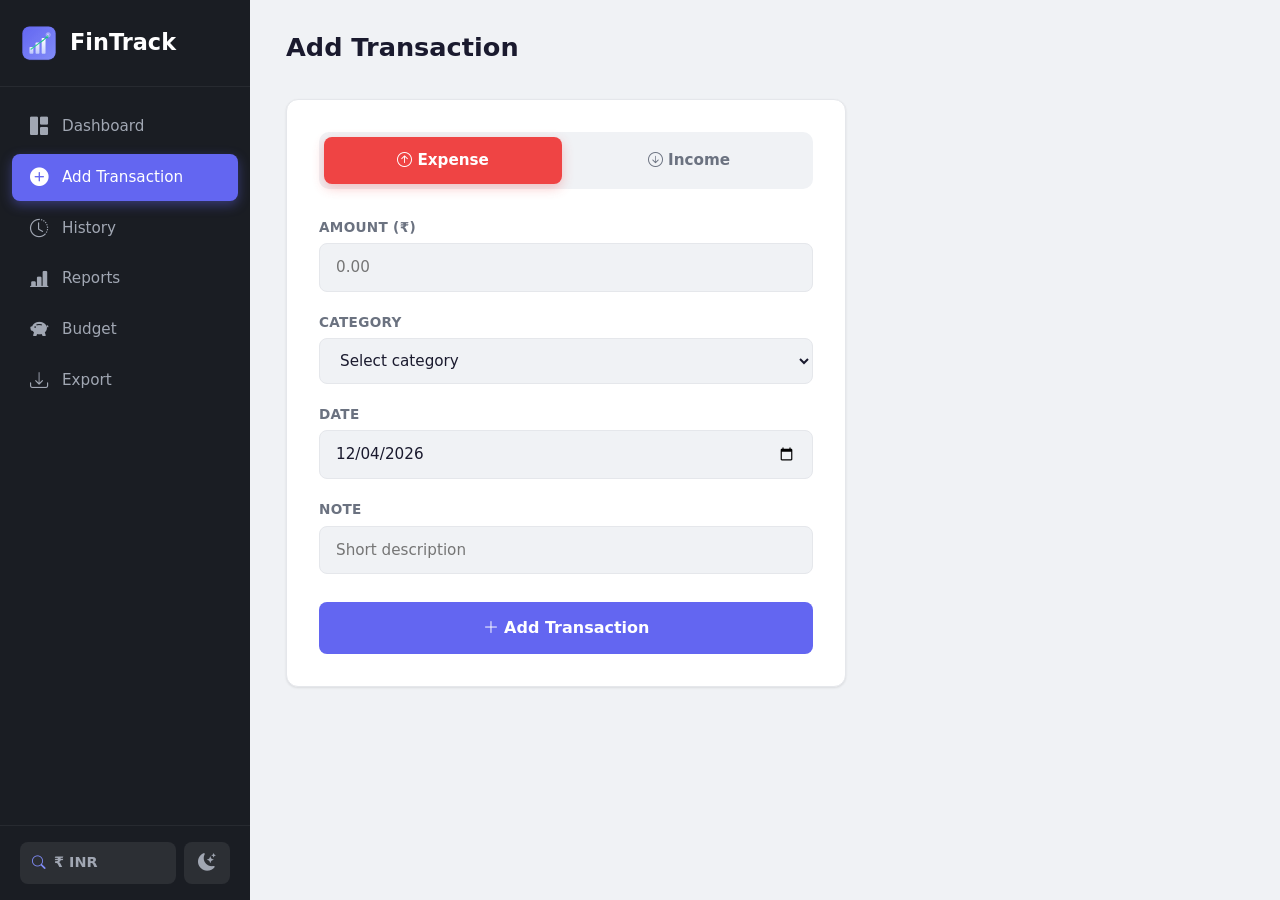
<file: add-expense.html>
<html lang="en">
<head>
    <meta charset="UTF-8">
    <meta name="viewport" content="width=device-width, initial-scale=1.0">
    <title>FinTrack — Add Transaction</title>
    <link href="https://cdn.jsdelivr.net/npm/bootstrap@5.3.2/dist/css/bootstrap.min.css" rel="stylesheet">
    <link rel="stylesheet" href="https://cdn.jsdelivr.net/npm/bootstrap-icons@1.11.2/font/bootstrap-icons.css">
    <link rel="icon" type="image/svg+xml" href="assets/logo.svg">
    <link rel="stylesheet" href="css/dashboard.css">
</head>
<body data-page="add-transaction">

    <!-- Sidebar -->
    <nav class="sidebar" id="sidebar">
        <div class="sidebar-brand">
            <img src="assets/logo.svg" alt="FinTrack" class="brand-logo">
            <span>FinTrack</span>
        </div>
        <ul class="sidebar-nav">
            <li><a href="index.html" class="nav-link"><i class="bi bi-grid-1x2-fill"></i><span>Dashboard</span></a></li>
            <li><a href="add-expense.html" class="nav-link active"><i class="bi bi-plus-circle-fill"></i><span>Add Transaction</span></a></li>
            <li><a href="history.html" class="nav-link"><i class="bi bi-clock-history"></i><span>History</span></a></li>
            <li><a href="reports.html" class="nav-link"><i class="bi bi-bar-chart-line-fill"></i><span>Reports</span></a></li>
            <li><a href="budget.html" class="nav-link"><i class="bi bi-piggy-bank-fill"></i><span>Budget</span></a></li>
            <li><a href="export.html" class="nav-link"><i class="bi bi-download"></i><span>Export</span></a></li>
        </ul>
        <div class="sidebar-footer">
            <div class="sidebar-footer-row">
                <button class="btn-currency" id="currencyBtn" title="Change currency">
                    <i class="bi bi-search"></i>
                    <span id="currencyBtnLabel">₹ INR</span>
                </button>
                <button class="btn-theme" id="themeToggle" title="Toggle theme">
                    <i class="bi bi-moon-stars-fill"></i>
                </button>
            </div>
            <div class="currency-popup" id="currencyPopup">
                <div class="currency-popup-search">
                    <i class="bi bi-search"></i>
                    <input type="text" id="currencySearchInput" placeholder="Search currency..." autocomplete="off">
                </div>
                <ul class="currency-list" id="currencyList"></ul>
            </div>
        </div>
    </nav>

    <!-- Mobile Top Bar -->
    <div class="mobile-topbar d-md-none">
        <button class="btn-menu" id="menuToggle"><i class="bi bi-list"></i></button>
        <span class="brand-text"><img src="assets/logo.svg" alt="FinTrack" class="brand-logo-sm"> FinTrack</span>
    </div>

    <!-- Main Content -->
    <main class="main-content" id="mainContent">
        <section id="add-transaction" class="content-section active">
            <div class="section-header">
                <h2>Add Transaction</h2>
            </div>
            <div class="form-card">
                <div class="tx-type-toggle">
                    <button class="tx-type-btn active" data-type="expense" id="btnExpense">
                        <i class="bi bi-arrow-up-circle"></i> Expense
                    </button>
                    <button class="tx-type-btn" data-type="income" id="btnIncome">
                        <i class="bi bi-arrow-down-circle"></i> Income
                    </button>
                </div>
                <form id="transactionForm" autocomplete="off">
                    <input type="hidden" id="txType" value="expense">
                    <div class="form-group">
                        <label for="txAmount" id="txAmountLabel">Amount</label>
                        <input type="number" id="txAmount" class="form-input" placeholder="0.00" min="1" required>
                    </div>
                    <div class="form-group">
                        <label for="txCategory">Category</label>
                        <select id="txCategory" class="form-input">
                            <option value="">Select category</option>
                        </select>
                            <input type="text" id="txCustomCategory" class="form-input" placeholder="Enter category name..." maxlength="30" style="display: none;">
                    </div>
                    <div class="form-group">
                        <label for="txDate">Date</label>
                        <input type="date" id="txDate" class="form-input" required>
                    </div>
                    <div class="form-group">
                        <label for="txNote">Note</label>
                        <input type="text" id="txNote" class="form-input" placeholder="Short description" maxlength="100">
                    </div>
                    <button type="submit" class="btn-submit" id="btnSubmitTx">
                        <i class="bi bi-plus-lg"></i> Add Transaction
                    </button>
                </form>
            </div>
        </section>
    </main>

    <div class="toast-container" id="toastContainer"></div>

    <script src="js/storage.js"></script>
    <script src="js/expense.js"></script>
    <script src="js/ui.js"></script>
    <script src="js/app.js"></script>
</body>
</html>
</file>
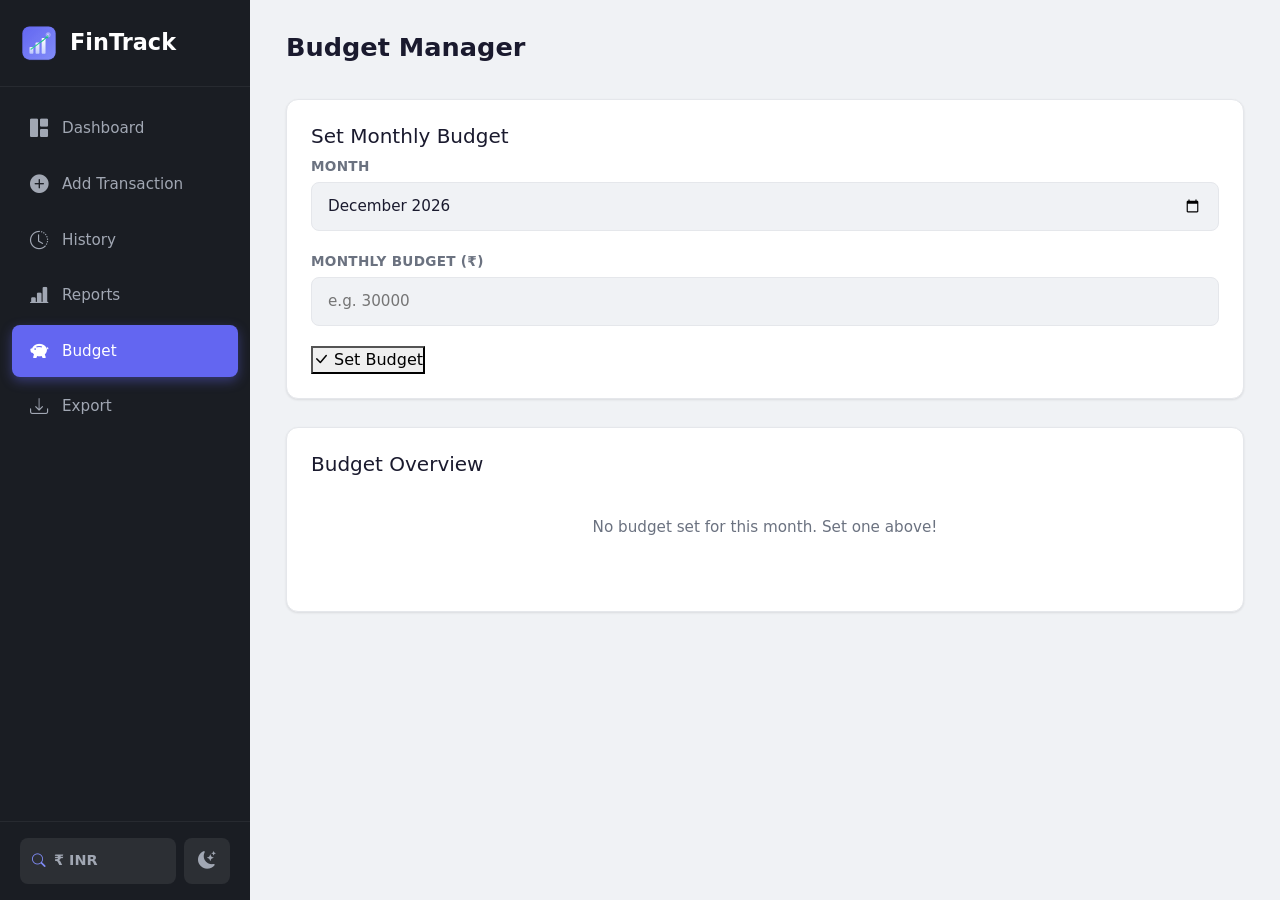
<file: budget.html>
<!DOCTYPE html>
<html lang="en">
<head>
    <meta charset="UTF-8">
    <meta name="viewport" content="width=device-width, initial-scale=1.0">
    <title>FinTrack — Budget</title>
    <link href="https://cdn.jsdelivr.net/npm/bootstrap@5.3.2/dist/css/bootstrap.min.css" rel="stylesheet">
    <link rel="stylesheet" href="https://cdn.jsdelivr.net/npm/bootstrap-icons@1.11.2/font/bootstrap-icons.css">
    <link rel="icon" type="image/svg+xml" href="assets/logo.svg">
    <link rel="stylesheet" href="css/dashboard.css">
</head>
<body data-page="budget">

    <!-- Sidebar -->
    <nav class="sidebar" id="sidebar">
        <div class="sidebar-brand">
            <img src="assets/logo.svg" alt="FinTrack" class="brand-logo">
            <span>FinTrack</span>
        </div>
        <ul class="sidebar-nav">
            <li><a href="index.html" class="nav-link"><i class="bi bi-grid-1x2-fill"></i><span>Dashboard</span></a></li>
            <li><a href="add-expense.html" class="nav-link"><i class="bi bi-plus-circle-fill"></i><span>Add Transaction</span></a></li>
            <li><a href="history.html" class="nav-link"><i class="bi bi-clock-history"></i><span>History</span></a></li>
            <li><a href="reports.html" class="nav-link"><i class="bi bi-bar-chart-line-fill"></i><span>Reports</span></a></li>
            <li><a href="budget.html" class="nav-link active"><i class="bi bi-piggy-bank-fill"></i><span>Budget</span></a></li>
            <li><a href="export.html" class="nav-link"><i class="bi bi-download"></i><span>Export</span></a></li>
        </ul>
        <div class="sidebar-footer">
            <div class="sidebar-footer-row">
                <button class="btn-currency" id="currencyBtn" title="Change currency">
                    <i class="bi bi-search"></i>
                    <span id="currencyBtnLabel">₹ INR</span>
                </button>
                <button class="btn-theme" id="themeToggle" title="Toggle theme">
                    <i class="bi bi-moon-stars-fill"></i>
                </button>
            </div>
            <div class="currency-popup" id="currencyPopup">
                <div class="currency-popup-search">
                    <i class="bi bi-search"></i>
                    <input type="text" id="currencySearchInput" placeholder="Search currency..." autocomplete="off">
                </div>
                <ul class="currency-list" id="currencyList"></ul>
            </div>
        </div>
    </nav>

    <!-- Mobile Top Bar -->
    <div class="mobile-topbar d-md-none">
        <button class="btn-menu" id="menuToggle"><i class="bi bi-list"></i></button>
        <span class="brand-text"><img src="assets/logo.svg" alt="FinTrack" class="brand-logo-sm"> FinTrack</span>
    </div>

    <!-- Main Content -->
    <main class="main-content" id="mainContent">
        <section id="budget" class="content-section active">
            <div class="section-header">
                <h2>Budget Manager</h2>
            </div>
            <div class="panel">
                <h5>Set Monthly Budget</h5>
                <form id="budgetForm" class="budget-form" autocomplete="off">
                    <div class="form-group">
                        <label for="budgetMonth">Month</label>
                        <input type="month" id="budgetMonth" class="form-input" required>
                    </div>
                    <div class="form-group">
                        <label for="budgetAmount" id="budgetAmountLabel">Monthly Budget</label>
                        <input type="number" id="budgetAmount" class="form-input" placeholder="e.g. 30000" min="1" required>
                    </div>
                    <button type="submit" class="btn-primary"><i class="bi bi-check-lg"></i> Set Budget</button>
                </form>
            </div>
            <div class="panel">
                <h5>Budget Overview</h5>
                <div id="budgetProgressContainer">
                    <p class="empty-state">No budget set for this month. Set one above!</p>
                </div>
            </div>
        </section>
    </main>

    <div class="toast-container" id="toastContainer"></div>

    <script src="js/storage.js"></script>
    <script src="js/expense.js"></script>
    <script src="js/ui.js"></script>
    <script src="js/app.js"></script>
</body>
</html>
</file>
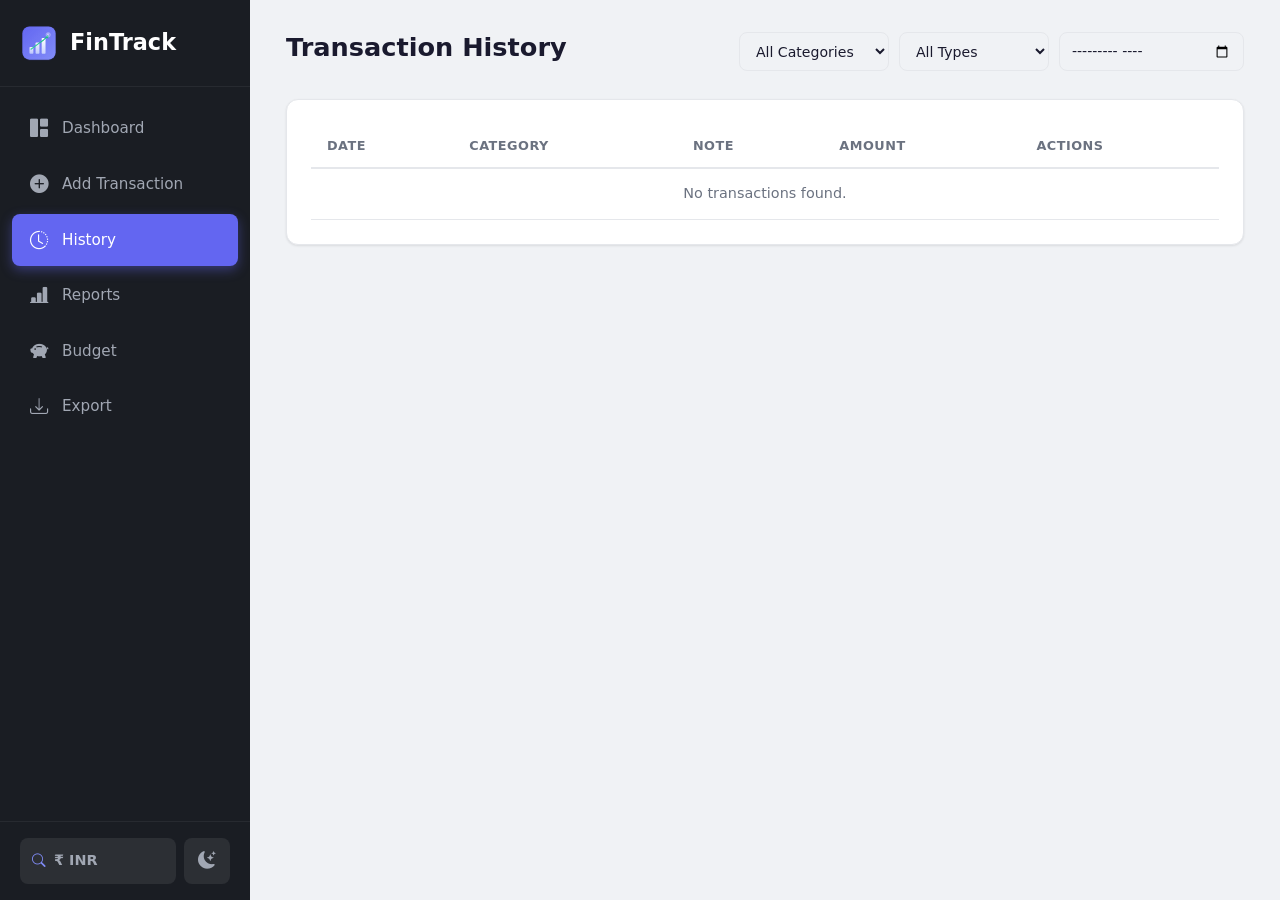
<file: history.html>
<!DOCTYPE html>
<html lang="en">
<head>
    <meta charset="UTF-8">
    <meta name="viewport" content="width=device-width, initial-scale=1.0">
    <title>FinTrack — Transaction History</title>
    <link href="https://cdn.jsdelivr.net/npm/bootstrap@5.3.2/dist/css/bootstrap.min.css" rel="stylesheet">
    <link rel="stylesheet" href="https://cdn.jsdelivr.net/npm/bootstrap-icons@1.11.2/font/bootstrap-icons.css">
    <link rel="icon" type="image/svg+xml" href="assets/logo.svg">
    <link rel="stylesheet" href="css/dashboard.css">
</head>
<body data-page="history">

    <!-- Sidebar -->
    <nav class="sidebar" id="sidebar">
        <div class="sidebar-brand">
            <img src="assets/logo.svg" alt="FinTrack" class="brand-logo">
            <span>FinTrack</span>
        </div>
        <ul class="sidebar-nav">
            <li><a href="index.html" class="nav-link"><i class="bi bi-grid-1x2-fill"></i><span>Dashboard</span></a></li>
            <li><a href="add-expense.html" class="nav-link"><i class="bi bi-plus-circle-fill"></i><span>Add Transaction</span></a></li>
            <li><a href="history.html" class="nav-link active"><i class="bi bi-clock-history"></i><span>History</span></a></li>
            <li><a href="reports.html" class="nav-link"><i class="bi bi-bar-chart-line-fill"></i><span>Reports</span></a></li>
            <li><a href="budget.html" class="nav-link"><i class="bi bi-piggy-bank-fill"></i><span>Budget</span></a></li>
            <li><a href="export.html" class="nav-link"><i class="bi bi-download"></i><span>Export</span></a></li>
        </ul>
        <div class="sidebar-footer">
            <div class="sidebar-footer-row">
                <button class="btn-currency" id="currencyBtn" title="Change currency">
                    <i class="bi bi-search"></i>
                    <span id="currencyBtnLabel">₹ INR</span>
                </button>
                <button class="btn-theme" id="themeToggle" title="Toggle theme">
                    <i class="bi bi-moon-stars-fill"></i>
                </button>
            </div>
            <div class="currency-popup" id="currencyPopup">
                <div class="currency-popup-search">
                    <i class="bi bi-search"></i>
                    <input type="text" id="currencySearchInput" placeholder="Search currency..." autocomplete="off">
                </div>
                <ul class="currency-list" id="currencyList"></ul>
            </div>
        </div>
    </nav>

    <!-- Mobile Top Bar -->
    <div class="mobile-topbar d-md-none">
        <button class="btn-menu" id="menuToggle"><i class="bi bi-list"></i></button>
        <span class="brand-text"><img src="assets/logo.svg" alt="FinTrack" class="brand-logo-sm"> FinTrack</span>
    </div>

    <!-- Main Content -->
    <main class="main-content" id="mainContent">
        <section id="history" class="content-section active">
            <div class="section-header">
                <h2>Transaction History</h2>
                <div class="filter-bar">
                    <select id="filterCategory" class="form-input filter-select">
                        <option value="all">All Categories</option>
                    </select>
                    <select id="filterType" class="form-input filter-select">
                        <option value="all">All Types</option>
                        <option value="income">Income</option>
                        <option value="expense">Expense</option>
                    </select>
                    <input type="month" id="filterMonth" class="form-input filter-select">
                </div>
            </div>
            <div class="panel">
                <table class="tx-table">
                    <thead>
                        <tr>
                            <th>Date</th>
                            <th>Category</th>
                            <th>Note</th>
                            <th>Amount</th>
                            <th>Actions</th>
                        </tr>
                    </thead>
                    <tbody id="historyTableBody">
                        <tr><td colspan="5" class="empty-state">No transactions found.</td></tr>
                    </tbody>
                </table>
            </div>
        </section>
    </main>

    <!-- Edit Transaction Modal -->
    <div class="modal-overlay" id="editModal">
        <div class="modal-box">
            <div class="modal-header">
                <h4><i class="bi bi-pencil-square"></i> Edit Transaction</h4>
                <button class="modal-close" id="editModalClose"><i class="bi bi-x-lg"></i></button>
            </div>
            <form id="editForm" autocomplete="off">
                <input type="hidden" id="editId">
                <div class="edit-type-toggle">
                    <button type="button" class="edit-type-btn active" data-type="expense" id="editBtnExpense">
                        <i class="bi bi-arrow-up-circle"></i> Expense
                    </button>
                    <button type="button" class="edit-type-btn" data-type="income" id="editBtnIncome">
                        <i class="bi bi-arrow-down-circle"></i> Income
                    </button>
                </div>
                <input type="hidden" id="editType" value="expense">
                <div class="form-group">
                    <label for="editAmount" id="editAmountLabel">Amount</label>
                    <input type="number" id="editAmount" class="form-input" placeholder="0.00" min="1" required>
                </div>
                <div class="form-group">
                    <label for="editCategory">Category</label>
                    <select id="editCategory" class="form-input" required>
                        <option value="">Select category</option>
                    </select>
                </div>
                <div class="form-group">
                    <label for="editDate">Date</label>
                    <input type="date" id="editDate" class="form-input" required>
                </div>
                <div class="form-group">
                    <label for="editNote">Note</label>
                    <input type="text" id="editNote" class="form-input" placeholder="Short description" maxlength="100">
                </div>
                <div class="modal-actions">
                    <button type="button" class="btn-cancel" id="editCancelBtn">Cancel</button>
                    <button type="submit" class="btn-save"><i class="bi bi-check-lg"></i> Save Changes</button>
                </div>
            </form>
        </div>
    </div>

    <!-- Delete Confirmation Modal -->
    <div class="modal-overlay" id="deleteModal">
        <div class="modal-box modal-sm">
            <div class="modal-header">
                <h4><i class="bi bi-exclamation-triangle-fill" style="color:var(--red)"></i> Delete Transaction</h4>
                <button class="modal-close" id="deleteModalClose"><i class="bi bi-x-lg"></i></button>
            </div>
            <p class="modal-body-text">Are you sure you want to delete this transaction? This action cannot be undone.</p>
            <div class="delete-preview" id="deletePreview"></div>
            <div class="modal-actions">
                <button class="btn-cancel" id="deleteCancelBtn">Cancel</button>
                <button class="btn-danger" id="deleteConfirmBtn"><i class="bi bi-trash3"></i> Delete</button>
            </div>
        </div>
    </div>

    <div class="toast-container" id="toastContainer"></div>

    <script src="js/storage.js"></script>
    <script src="js/expense.js"></script>
    <script src="js/ui.js"></script>
    <script src="js/app.js"></script>
</body>
</html>
</file>
<file: css/dashboard.css>
/* ===== CSS VARIABLES & THEME ===== */
:root {
    --bg-primary: #f0f2f5;
    --bg-secondary: #ffffff;
    --bg-sidebar: #1a1d23;
    --bg-sidebar-hover: #2a2d35;
    --bg-sidebar-active: #3a3d45;
    --text-primary: #1a1a2e;
    --text-secondary: #6b7280;
    --text-sidebar: #a1a7b3;
    --text-sidebar-active: #ffffff;
    --accent: #6366f1;
    --accent-light: #818cf8;
    --green: #10b981;
    --green-bg: rgba(16, 185, 129, 0.12);
    --red: #ef4444;
    --red-bg: rgba(239, 68, 68, 0.12);
    --blue: #3b82f6;
    --blue-bg: rgba(59, 130, 246, 0.12);
    --orange: #f59e0b;
    --orange-bg: rgba(245, 158, 11, 0.12);
    --border: #e5e7eb;
    --shadow: 0 1px 3px rgba(0, 0, 0, 0.06), 0 1px 2px rgba(0, 0, 0, 0.04);
    --shadow-lg: 0 10px 25px rgba(0, 0, 0, 0.08);
    --radius: 12px;
    --sidebar-width: 250px;
    --transition: 0.25s ease;
}

[data-theme="dark"] {
    --bg-primary: #111318;
    --bg-secondary: #1a1d24;
    --bg-sidebar: #0d0f13;
    --bg-sidebar-hover: #1e2028;
    --bg-sidebar-active: #282b34;
    --text-primary: #e5e7eb;
    --text-secondary: #9ca3af;
    --border: #2d3039;
    --shadow: 0 1px 3px rgba(0, 0, 0, 0.3);
    --shadow-lg: 0 10px 25px rgba(0, 0, 0, 0.4);
}

/* ===== RESET ===== */
*, *::before, *::after {
    margin: 0;
    padding: 0;
    box-sizing: border-box;
}

html {
    scroll-behavior: smooth;
}

body {
    font-family: 'Segoe UI', system-ui, -apple-system, sans-serif;
    background: var(--bg-primary);
    color: var(--text-primary);
    min-height: 100vh;
    transition: background var(--transition), color var(--transition);
}

/* ===== SIDEBAR ===== */
.sidebar {
    position: fixed;
    left: 0;
    top: 0;
    width: var(--sidebar-width);
    height: 100vh;
    background: var(--bg-sidebar);
    display: flex;
    flex-direction: column;
    z-index: 1000;
    transition: transform var(--transition);
}

.sidebar-brand {
    display: flex;
    align-items: center;
    gap: 12px;
    padding: 24px 20px;
    font-size: 1.4rem;
    font-weight: 700;
    color: #fff;
    border-bottom: 1px solid rgba(255, 255, 255, 0.06);
    text-decoration: none;
}

.brand-logo {
    width: 38px;
    height: 38px;
    border-radius: 10px;
    flex-shrink: 0;
    transition: transform 0.3s ease;
}

.sidebar-brand:hover .brand-logo {
    transform: rotate(-8deg) scale(1.08);
}

.brand-logo-sm {
    width: 28px;
    height: 28px;
    border-radius: 6px;
    vertical-align: middle;
    margin-right: 2px;
}

.sidebar-nav {
    list-style: none;
    padding: 16px 12px;
    flex: 1;
    overflow-y: auto;
}

.sidebar-nav li {
    margin-bottom: 4px;
}

.sidebar-nav .nav-link {
    display: flex;
    align-items: center;
    gap: 12px;
    padding: 12px 16px;
    border-radius: 8px;
    color: var(--text-sidebar);
    text-decoration: none;
    font-size: 0.95rem;
    font-weight: 500;
    transition: all var(--transition);
}

.sidebar-nav .nav-link:hover {
    background: var(--bg-sidebar-hover);
    color: #fff;
}

.sidebar-nav .nav-link.active {
    background: var(--accent);
    color: #fff;
    box-shadow: 0 4px 12px rgba(99, 102, 241, 0.4);
}

.sidebar-nav .nav-link i {
    font-size: 1.15rem;
    width: 22px;
    text-align: center;
}

.sidebar-footer {
    padding: 16px 20px;
    border-top: 1px solid rgba(255, 255, 255, 0.06);
    position: relative;
}

.btn-theme {
    background: rgba(255, 255, 255, 0.08);
    border: none;
    color: var(--text-sidebar);
    padding: 10px 14px;
    border-radius: 8px;
    cursor: pointer;
    font-size: 1.1rem;
    transition: all var(--transition);
    width: auto;
    flex-shrink: 0;
}

.btn-theme:hover {
    background: rgba(255, 255, 255, 0.14);
    color: #fff;
}

/* ===== SIDEBAR FOOTER ROW ===== */
.sidebar-footer-row {
    display: flex;
    gap: 8px;
    margin-bottom: 0;
}

.btn-currency {
    flex: 1;
    display: flex;
    align-items: center;
    gap: 8px;
    padding: 10px 12px;
    background: rgba(255, 255, 255, 0.08);
    border: none;
    border-radius: 8px;
    color: var(--text-sidebar);
    font-size: 0.9rem;
    font-weight: 600;
    cursor: pointer;
    transition: all var(--transition);
}

.btn-currency i {
    font-size: 0.85rem;
    color: var(--accent-light);
}

.btn-currency:hover {
    background: rgba(255, 255, 255, 0.14);
    color: #fff;
}

/* ===== CURRENCY SEARCH POPUP ===== */
.currency-popup {
    position: absolute;
    bottom: 60px;
    left: 12px;
    right: 12px;
    background: var(--bg-sidebar);
    border: 1px solid rgba(255, 255, 255, 0.12);
    border-radius: 12px;
    box-shadow: 0 -8px 30px rgba(0, 0, 0, 0.4);
    z-index: 1100;
    display: none;
    flex-direction: column;
    max-height: 320px;
    overflow: hidden;
}

.currency-popup.open {
    display: flex;
    animation: popupSlideUp 0.2s ease;
}

@keyframes popupSlideUp {
    from { opacity: 0; transform: translateY(8px); }
    to { opacity: 1; transform: translateY(0); }
}

.currency-popup-search {
    display: flex;
    align-items: center;
    gap: 8px;
    padding: 10px 14px;
    border-bottom: 1px solid rgba(255, 255, 255, 0.08);
}

.currency-popup-search i {
    color: var(--accent-light);
    font-size: 0.9rem;
    flex-shrink: 0;
}

.currency-popup-search input {
    background: transparent;
    border: none;
    outline: none;
    color: #fff;
    font-size: 0.88rem;
    width: 100%;
}

.currency-popup-search input::placeholder {
    color: rgba(255, 255, 255, 0.35);
}

.currency-list {
    list-style: none;
    overflow-y: auto;
    padding: 6px;
    margin: 0;
    flex: 1;
}

.currency-list::-webkit-scrollbar {
    width: 5px;
}

.currency-list::-webkit-scrollbar-thumb {
    background: rgba(255, 255, 255, 0.15);
    border-radius: 3px;
}

.currency-list li {
    padding: 8px 12px;
    border-radius: 7px;
    cursor: pointer;
    display: flex;
    align-items: center;
    gap: 10px;
    font-size: 0.85rem;
    color: var(--text-sidebar);
    transition: all 0.15s ease;
}

.currency-list li:hover {
    background: rgba(255, 255, 255, 0.08);
    color: #fff;
}

.currency-list li.active {
    background: var(--accent);
    color: #fff;
}

.currency-list li .cur-symbol {
    width: 28px;
    height: 28px;
    border-radius: 6px;
    background: rgba(255, 255, 255, 0.06);
    display: flex;
    align-items: center;
    justify-content: center;
    font-weight: 700;
    font-size: 0.82rem;
    flex-shrink: 0;
}

.currency-list li.active .cur-symbol {
    background: rgba(255, 255, 255, 0.2);
}

.currency-list li .cur-info {
    flex: 1;
    min-width: 0;
}

.currency-list li .cur-code {
    font-weight: 700;
    font-size: 0.85rem;
}

.currency-list li .cur-name {
    font-size: 0.75rem;
    opacity: 0.7;
    white-space: nowrap;
    overflow: hidden;
    text-overflow: ellipsis;
}

.currency-list .no-results {
    text-align: center;
    color: rgba(255, 255, 255, 0.35);
    padding: 20px 10px;
    font-size: 0.85rem;
    cursor: default;
}

.currency-list .no-results:hover {
    background: transparent;
    color: rgba(255, 255, 255, 0.35);
}

/* ===== MOBILE TOPBAR ===== */
.mobile-topbar {
    position: fixed;
    top: 0;
    left: 0;
    right: 0;
    height: 56px;
    background: var(--bg-sidebar);
    display: flex;
    align-items: center;
    padding: 0 16px;
    gap: 12px;
    z-index: 999;
}

.btn-menu {
    background: none;
    border: none;
    color: #fff;
    font-size: 1.5rem;
    cursor: pointer;
}

.brand-text {
    color: #fff;
    font-weight: 700;
    font-size: 1.1rem;
}

/* ===== MAIN CONTENT ===== */
.main-content {
    margin-left: var(--sidebar-width);
    padding: 32px 36px;
    min-height: 100vh;
    transition: margin-left var(--transition);
}

/* ===== SECTIONS ===== */
.content-section {
    display: none;
    animation: fadeIn 0.3s ease;
}

.content-section.active {
    display: block;
}

@keyframes fadeIn {
    from { opacity: 0; transform: translateY(10px); }
    to { opacity: 1; transform: translateY(0); }
}

.section-header {
    display: flex;
    justify-content: space-between;
    align-items: center;
    flex-wrap: wrap;
    gap: 12px;
    margin-bottom: 28px;
}

.section-header h2 {
    font-size: 1.6rem;
    font-weight: 700;
}

.dashboard-note {
    margin: -14px 0 18px;
    font-size: 0.88rem;
    color: var(--text-secondary);
}

.dashboard-note a {
    color: var(--primary);
    font-weight: 600;
    text-decoration: none;
}

.dashboard-note a:hover {
    text-decoration: underline;
}

.dashboard-note .history-highlight {
    display: inline-block;
    margin-left: 4px;
    padding: 2px 10px;
    border-radius: 999px;
    background: rgba(99, 102, 241, 0.14);
    border: 1px solid rgba(99, 102, 241, 0.35);
    color: var(--primary);
    font-weight: 700;
    text-decoration: none;
}

.dashboard-note .history-highlight:hover {
    background: rgba(99, 102, 241, 0.2);
    text-decoration: none;
}

.date-display {
    color: var(--text-secondary);
    font-size: 0.95rem;
}

/* ===== SUMMARY CARDS ===== */
.summary-cards {
    display: grid;
    grid-template-columns: repeat(auto-fit, minmax(220px, 1fr));
    gap: 20px;
    margin-bottom: 28px;
}

.summary-card {
    background: var(--bg-secondary);
    border-radius: var(--radius);
    padding: 22px 24px;
    display: flex;
    align-items: center;
    gap: 18px;
    box-shadow: var(--shadow);
    transition: transform var(--transition), box-shadow var(--transition);
    border: 1px solid var(--border);
}

.summary-card:hover {
    transform: translateY(-4px);
    box-shadow: var(--shadow-lg);
}

.card-icon {
    width: 52px;
    height: 52px;
    border-radius: 12px;
    display: flex;
    align-items: center;
    justify-content: center;
    font-size: 1.5rem;
    flex-shrink: 0;
}

.card-balance .card-icon { background: var(--green-bg); color: var(--green); }
.card-income .card-icon { background: var(--blue-bg); color: var(--blue); }
.card-expense .card-icon { background: var(--red-bg); color: var(--red); }
.card-savings .card-icon { background: var(--orange-bg); color: var(--orange); }

.card-label {
    display: block;
    font-size: 0.82rem;
    color: var(--text-secondary);
    text-transform: uppercase;
    letter-spacing: 0.5px;
    margin-bottom: 4px;
}

.card-value {
    display: block;
    font-size: 1.45rem;
    font-weight: 700;
}

/* ===== CHARTS ===== */
.charts-row {
    display: grid;
    grid-template-columns: repeat(auto-fit, minmax(380px, 1fr));
    gap: 20px;
    margin-bottom: 28px;
}

.chart-card {
    background: var(--bg-secondary);
    border-radius: var(--radius);
    padding: 20px;
    box-shadow: var(--shadow);
    border: 1px solid var(--border);
    max-height: 320px;
}

.chart-card canvas {
    max-height: 240px;
}

.chart-card.full-width {
    grid-column: 1 / -1;
}

.chart-card h5 {
    font-size: 1rem;
    font-weight: 600;
    margin-bottom: 16px;
    color: var(--text-primary);
}

/* ===== REPORTS PAGE ===== */
.reports-header-group {
    display: flex;
    flex-direction: column;
    gap: 6px;
}

.reports-period {
    font-size: 0.9rem;
    color: var(--text-secondary);
    margin: 0;
    font-weight: 500;
    letter-spacing: 0.3px;
}

.chart-header {
    display: flex;
    justify-content: space-between;
    align-items: center;
    flex-wrap: wrap;
    gap: 16px;
    margin-bottom: 16px;
}

.chart-header h5 {
    margin-bottom: 0;
}

.chart-legend {
    display: flex;
    gap: 16px;
    flex-wrap: wrap;
}

.legend-item {
    display: flex;
    align-items: center;
    gap: 8px;
    font-size: 0.9rem;
    color: var(--text-secondary);
}

.legend-color {
    display: inline-block;
    width: 12px;
    height: 12px;
    border-radius: 2px;
}

/* ===== PANELS ===== */
.panel {
    background: var(--bg-secondary);
    border-radius: var(--radius);
    padding: 24px;
    box-shadow: var(--shadow);
    border: 1px solid var(--border);
    margin-bottom: 28px;
}

.panel-header {
    display: flex;
    justify-content: space-between;
    align-items: center;
    margin-bottom: 18px;
}

.panel-header h5 {
    font-size: 1rem;
    font-weight: 600;
}

.view-all {
    color: var(--accent);
    text-decoration: none;
    font-size: 0.88rem;
    font-weight: 500;
    cursor: pointer;
}

.view-all:hover {
    text-decoration: underline;
}

/* ===== TRANSACTION LIST ITEMS ===== */
.tx-item {
    display: flex;
    align-items: center;
    gap: 14px;
    padding: 14px 0;
    border-bottom: 1px solid var(--border);
}

.tx-item:last-child {
    border-bottom: none;
}

.tx-icon {
    width: 42px;
    height: 42px;
    border-radius: 10px;
    display: flex;
    align-items: center;
    justify-content: center;
    flex-shrink: 0;
}

.tx-emoji {
    font-size: 1.25rem;
    line-height: 1;
}

.cat-emoji {
    font-size: 0.9rem;
    line-height: 1;
}

.tx-details {
    flex: 1;
    min-width: 0;
}

.tx-category {
    font-weight: 600;
    font-size: 0.92rem;
}

.tx-note {
    font-size: 0.82rem;
    color: var(--text-secondary);
    white-space: nowrap;
    overflow: hidden;
    text-overflow: ellipsis;
}

.tx-meta {
    text-align: right;
    flex-shrink: 0;
}

.tx-amount {
    font-weight: 700;
    font-size: 0.95rem;
}

.tx-amount.income { color: var(--green); }
.tx-amount.expense { color: var(--red); }

.tx-date {
    font-size: 0.78rem;
    color: var(--text-secondary);
}

.empty-state {
    text-align: center;
    color: var(--text-secondary);
    padding: 32px 16px;
    font-size: 0.95rem;
}

/* ===== FORM CARD ===== */
.form-card {
    background: var(--bg-secondary);
    border-radius: var(--radius);
    padding: 32px;
    box-shadow: var(--shadow);
    border: 1px solid var(--border);
    max-width: 560px;
}

.budget-form-card {
    margin-bottom: 24px;
}

.tx-type-toggle {
    display: flex;
    gap: 8px;
    margin-bottom: 28px;
    background: var(--bg-primary);
    padding: 5px;
    border-radius: 10px;
}

.tx-type-btn {
    flex: 1;
    padding: 12px;
    border: none;
    border-radius: 8px;
    font-weight: 600;
    font-size: 0.95rem;
    cursor: pointer;
    background: transparent;
    color: var(--text-secondary);
    transition: all var(--transition);
}

.tx-type-btn.active[data-type="expense"] {
    background: var(--red);
    color: #fff;
    box-shadow: 0 4px 12px rgba(239, 68, 68, 0.3);
}

.tx-type-btn.active[data-type="income"] {
    background: var(--green);
    color: #fff;
    box-shadow: 0 4px 12px rgba(16, 185, 129, 0.3);
}

.form-group {
    margin-bottom: 20px;
}

.form-group label {
    display: block;
    font-size: 0.85rem;
    font-weight: 600;
    color: var(--text-secondary);
    margin-bottom: 6px;
    text-transform: uppercase;
    letter-spacing: 0.3px;
}

.form-input {
    width: 100%;
    padding: 12px 16px;
    border: 1.5px solid var(--border);
    border-radius: 8px;
    font-size: 0.95rem;
    background: var(--bg-primary);
    color: var(--text-primary);
    transition: border-color var(--transition);
    outline: none;
}

.form-input:focus {
    border-color: var(--accent);
    box-shadow: 0 0 0 3px rgba(99, 102, 241, 0.15);
}

.btn-submit {
    width: 100%;
    padding: 14px;
    border: none;
    border-radius: 8px;
    background: var(--accent);
    color: #fff;
    font-weight: 600;
    font-size: 1rem;
    cursor: pointer;
    transition: all var(--transition);
    margin-top: 8px;
}

.btn-submit:hover {
    background: var(--accent-light);
    box-shadow: 0 4px 14px rgba(99, 102, 241, 0.35);
}

/* ===== TABLE ===== */
.tx-table {
    width: 100%;
    border-collapse: separate;
    border-spacing: 0;
}

.tx-table thead th {
    text-align: left;
    padding: 12px 16px;
    font-size: 0.8rem;
    text-transform: uppercase;
    letter-spacing: 0.5px;
    color: var(--text-secondary);
    border-bottom: 2px solid var(--border);
    font-weight: 600;
}

.tx-table tbody td {
    padding: 14px 16px;
    border-bottom: 1px solid var(--border);
    font-size: 0.9rem;
}

.tx-table tbody tr:hover {
    background: var(--bg-primary);
}

/* ===== ACTION BUTTONS ===== */
.tx-actions {
    display: flex;
    gap: 6px;
    flex-shrink: 0;
    margin-left: 8px;
}

.action-btns {
    display: flex;
    gap: 6px;
}

.btn-edit {
    background: none;
    border: none;
    color: var(--accent);
    cursor: pointer;
    font-size: 1rem;
    padding: 6px 8px;
    border-radius: 6px;
    transition: all var(--transition);
}

.btn-edit:hover {
    background: rgba(99, 102, 241, 0.12);
    color: var(--accent-light);
}

.btn-delete {
    background: none;
    border: none;
    color: var(--red);
    cursor: pointer;
    font-size: 1rem;
    padding: 6px 8px;
    border-radius: 6px;
    transition: all var(--transition);
}

.btn-delete:hover {
    background: var(--red-bg);
}

/* ===== CATEGORY BADGE ===== */
.category-badge {
    display: inline-flex;
    align-items: center;
    gap: 6px;
    padding: 5px 12px;
    border-radius: 20px;
    font-size: 0.82rem;
    font-weight: 600;
    letter-spacing: 0.2px;
}

/* ===== EXPORT SECTION ===== */
.export-page {
    gap: 20px;
}

.export-title-wrap {
    margin-bottom: 18px;
}

.export-title-wrap h2 {
    display: inline-block;
    margin: 0;
    font-size: 2.6rem;
    font-weight: 700;
    padding-bottom: 10px;
    border-bottom: 2px solid rgba(31, 41, 55, 0.25);
}

.export-shell {
    background: linear-gradient(140deg, rgba(255, 255, 255, 0.92), rgba(247, 245, 238, 0.95));
    border: 1px solid rgba(148, 163, 184, 0.25);
    border-radius: 18px;
    padding: 24px 26px;
    box-shadow: 0 16px 40px rgba(15, 23, 42, 0.08);
}

[data-theme="dark"] .export-shell {
    background: linear-gradient(140deg, rgba(31, 41, 55, 0.95), rgba(30, 41, 59, 0.9));
    border-color: rgba(148, 163, 184, 0.2);
}

.export-filters {
    display: flex;
    gap: 14px;
    flex-wrap: wrap;
    margin-bottom: 18px;
}

.export-filter-item {
    min-width: 220px;
    flex: 1 1 220px;
}

.export-filter-item label {
    display: block;
    font-size: 0.84rem;
    font-weight: 700;
    letter-spacing: 0.8px;
    color: var(--text-secondary);
    margin-bottom: 8px;
}

.export-input-wrap {
    border: 1.5px solid rgba(100, 116, 139, 0.45);
    border-radius: 999px;
    background: rgba(255, 255, 255, 0.65);
    padding: 0 12px;
}

[data-theme="dark"] .export-input-wrap {
    background: rgba(17, 24, 39, 0.65);
    border-color: rgba(148, 163, 184, 0.45);
}

.export-input.form-input {
    border: none;
    background: transparent;
    box-shadow: none;
    min-height: 50px;
    font-size: 1rem;
    padding: 10px 6px;
}

.export-input.form-input:focus {
    box-shadow: none;
}

.export-summary-strip {
    display: grid;
    grid-template-columns: repeat(3, minmax(0, 1fr));
    border: 1px solid rgba(100, 116, 139, 0.35);
    border-radius: 18px;
    overflow: hidden;
    margin-bottom: 16px;
    background: linear-gradient(145deg, rgba(241, 245, 249, 0.92), rgba(226, 232, 240, 0.82));
    box-shadow: 0 10px 24px rgba(15, 23, 42, 0.08);
}

[data-theme="dark"] .export-summary-strip {
    background: linear-gradient(145deg, rgba(30, 41, 59, 0.95), rgba(51, 65, 85, 0.82));
}

.export-summary-item {
    text-align: center;
    padding: 18px 10px 16px;
    position: relative;
}

.export-summary-item:not(:last-child)::after {
    content: '';
    position: absolute;
    right: 0;
    top: 16px;
    bottom: 16px;
    width: 1px;
    background: rgba(100, 116, 139, 0.25);
}

.export-summary-title {
    display: block;
    font-size: 0.9rem;
    font-weight: 600;
    color: var(--text-secondary);
    margin-bottom: 6px;
}

.export-summary-value {
    display: block;
    font-size: clamp(1.7rem, 2.3vw, 2.5rem);
    font-weight: 800;
    line-height: 1.15;
}

.export-summary-value.income { color: #047857; }
.export-summary-value.expense { color: #9f1239; }
.export-summary-value.balance { color: var(--text-primary); }

.export-summary-sub {
    display: block;
    margin-top: 4px;
    font-size: 0.95rem;
    color: var(--text-secondary);
}

.export-toolbar {
    display: flex;
    align-items: center;
    justify-content: space-between;
    gap: 12px;
    margin-bottom: 10px;
    flex-wrap: wrap;
}

.export-count-text {
    font-size: 2rem;
    font-weight: 600;
    color: var(--text-primary);
}

.export-action-card {
    display: inline-flex;
    align-items: center;
    gap: 10px;
    border: 1px solid rgba(100, 116, 139, 0.35);
    border-radius: 14px;
    background: rgba(255, 255, 255, 0.75);
    padding: 8px 10px;
}

[data-theme="dark"] .export-action-card {
    background: rgba(17, 24, 39, 0.75);
}

.export-action-label {
    font-size: 0.95rem;
    font-weight: 700;
    color: var(--text-primary);
    padding: 0 6px;
}

.export-btns {
    display: flex;
    gap: 8px;
}

.btn-export {
    display: inline-flex;
    align-items: center;
    gap: 8px;
    border: 1px solid rgba(100, 116, 139, 0.28);
    border-radius: 12px;
    background: linear-gradient(180deg, rgba(255, 255, 255, 0.88), rgba(238, 242, 255, 0.86));
    color: var(--text-primary);
    padding: 8px 14px;
    min-width: 94px;
    justify-content: center;
    font-weight: 700;
    font-size: 0.95rem;
    transition: transform 0.2s ease, box-shadow 0.2s ease;
}

[data-theme="dark"] .btn-export {
    background: linear-gradient(180deg, rgba(51, 65, 85, 0.92), rgba(30, 41, 59, 0.92));
}

.btn-export:not(:disabled):hover {
    transform: translateY(-1px);
    box-shadow: 0 6px 14px rgba(15, 23, 42, 0.12);
}

.btn-export:disabled {
    opacity: 0.5;
    cursor: not-allowed;
}

.btn-csv i,
.btn-pdf i {
    font-size: 1.06rem;
}

.export-table-wrap {
    border: 1px solid rgba(100, 116, 139, 0.3);
    border-radius: 14px;
    background: rgba(255, 255, 255, 0.7);
    overflow: auto;
    max-height: 420px;
}

[data-theme="dark"] .export-table-wrap {
    background: rgba(15, 23, 42, 0.65);
}

.export-table {
    width: 100%;
    border-collapse: separate;
    border-spacing: 0;
    min-width: 780px;
}

.export-table thead th {
    position: sticky;
    top: 0;
    background: rgba(241, 245, 249, 0.95);
    color: var(--text-primary);
    text-align: left;
    font-size: 0.86rem;
    letter-spacing: 0.5px;
    text-transform: uppercase;
    font-weight: 700;
    padding: 12px 14px;
    border-bottom: 1px solid rgba(148, 163, 184, 0.4);
}

[data-theme="dark"] .export-table thead th {
    background: rgba(30, 41, 59, 0.95);
}

.export-table tbody td {
    padding: 10px 14px;
    border-bottom: 1px solid rgba(148, 163, 184, 0.2);
    vertical-align: middle;
    font-size: 1.02rem;
}

.export-table tbody tr:nth-child(even) {
    background: rgba(148, 163, 184, 0.09);
}

.export-table tbody .tx-amount {
    text-align: right;
    font-weight: 700;
    white-space: nowrap;
}

.type-badge {
    display: inline-flex;
    align-items: center;
    padding: 5px 12px;
    border-radius: 999px;
    font-size: 0.88rem;
    font-weight: 700;
}

.type-badge.income {
    background: rgba(16, 185, 129, 0.15);
    color: var(--green);
}

.type-badge.expense {
    background: rgba(239, 68, 68, 0.14);
    color: var(--red);
}

@media (max-width: 920px) {
    .export-title-wrap h2 {
        font-size: 2rem;
    }

    .export-summary-strip {
        grid-template-columns: 1fr;
    }

    .export-summary-item:not(:last-child)::after {
        display: none;
    }

    .export-toolbar {
        flex-direction: column;
        align-items: flex-start;
    }

    .export-count-text {
        font-size: 1.15rem;
    }
}

/* ===== MODAL ===== */
.modal-overlay {
    position: fixed;
    inset: 0;
    background: rgba(0, 0, 0, 0.5);
    backdrop-filter: blur(4px);
    display: flex;
    align-items: center;
    justify-content: center;
    z-index: 2000;
    opacity: 0;
    visibility: hidden;
    transition: all 0.25s ease;
}

.modal-overlay.active {
    opacity: 1;
    visibility: visible;
}

.modal-box {
    background: var(--bg-secondary);
    border-radius: 16px;
    padding: 28px 32px;
    width: 90%;
    max-width: 480px;
    box-shadow: 0 20px 60px rgba(0, 0, 0, 0.25);
    transform: translateY(20px) scale(0.97);
    transition: transform 0.25s ease;
    border: 1px solid var(--border);
}

.modal-overlay.active .modal-box {
    transform: translateY(0) scale(1);
}

.modal-sm {
    max-width: 400px;
}

.modal-header {
    display: flex;
    justify-content: space-between;
    align-items: center;
    margin-bottom: 24px;
}

.modal-header h4 {
    font-size: 1.15rem;
    font-weight: 700;
    display: flex;
    align-items: center;
    gap: 8px;
}

.modal-close {
    background: none;
    border: none;
    color: var(--text-secondary);
    font-size: 1.2rem;
    cursor: pointer;
    padding: 4px 6px;
    border-radius: 6px;
    transition: all var(--transition);
}

.modal-close:hover {
    background: var(--bg-primary);
    color: var(--text-primary);
}

.modal-body-text {
    color: var(--text-secondary);
    font-size: 0.95rem;
    line-height: 1.5;
    margin-bottom: 16px;
}

.delete-preview {
    background: var(--bg-primary);
    border-radius: 10px;
    padding: 14px 18px;
    margin-bottom: 20px;
    border: 1px solid var(--border);
    font-size: 0.9rem;
}

.delete-preview .dp-row {
    display: flex;
    justify-content: space-between;
    padding: 3px 0;
}

.delete-preview .dp-label {
    color: var(--text-secondary);
}

.delete-preview .dp-value {
    font-weight: 600;
}

.modal-actions {
    display: flex;
    gap: 10px;
    justify-content: flex-end;
    margin-top: 24px;
}

.btn-cancel {
    padding: 10px 20px;
    border: 1.5px solid var(--border);
    border-radius: 8px;
    background: transparent;
    color: var(--text-primary);
    font-weight: 600;
    font-size: 0.92rem;
    cursor: pointer;
    transition: all var(--transition);
}

.btn-cancel:hover {
    background: var(--bg-primary);
    border-color: var(--text-secondary);
}

.btn-save {
    padding: 10px 22px;
    border: none;
    border-radius: 8px;
    background: var(--accent);
    color: #fff;
    font-weight: 600;
    font-size: 0.92rem;
    cursor: pointer;
    transition: all var(--transition);
}

.btn-save:hover {
    background: var(--accent-light);
    box-shadow: 0 4px 14px rgba(99, 102, 241, 0.35);
}

.btn-danger {
    padding: 10px 22px;
    border: none;
    border-radius: 8px;
    background: var(--red);
    color: #fff;
    font-weight: 600;
    font-size: 0.92rem;
    cursor: pointer;
    transition: all var(--transition);
}

.btn-danger:hover {
    background: #dc2626;
    box-shadow: 0 4px 14px rgba(239, 68, 68, 0.35);
}

/* ===== EDIT TYPE TOGGLE (inside modal) ===== */
.edit-type-toggle {
    display: flex;
    gap: 8px;
    margin-bottom: 20px;
    background: var(--bg-primary);
    padding: 4px;
    border-radius: 10px;
}

.edit-type-btn {
    flex: 1;
    padding: 10px;
    border: none;
    border-radius: 7px;
    font-weight: 600;
    font-size: 0.9rem;
    cursor: pointer;
    background: transparent;
    color: var(--text-secondary);
    transition: all var(--transition);
}

.edit-type-btn.active[data-type="expense"] {
    background: var(--red);
    color: #fff;
}

.edit-type-btn.active[data-type="income"] {
    background: var(--green);
    color: #fff;
}

/* ===== RESPONSIVE ===== */
.filter-bar {
    display: flex;
    gap: 10px;
    flex-wrap: wrap;
}

.filter-select {
    width: auto;
    min-width: 150px;
    padding: 8px 12px;
    font-size: 0.88rem;
}

/* ===== BUDGET PROGRESS ===== */
.budget-bar {
    margin-top: 16px;
}

.budget-labels {
    display: flex;
    justify-content: space-between;
    margin-bottom: 8px;
    font-size: 0.88rem;
}

.budget-labels .spent { color: var(--red); font-weight: 600; }
.budget-labels .limit { color: var(--text-secondary); }

.progress-track {
    height: 14px;
    background: var(--bg-primary);
    border-radius: 7px;
    overflow: hidden;
    border: 1px solid var(--border);
}

.progress-fill {
    height: 100%;
    border-radius: 7px;
    transition: width 0.6s ease;
    background: var(--green);
}

.progress-fill.warning { background: var(--orange); }
.progress-fill.danger { background: var(--red); }

.budget-percent {
    text-align: right;
    font-size: 0.82rem;
    color: var(--text-secondary);
    margin-top: 4px;
}

/* ===== TOAST ===== */
.toast-container {
    position: fixed;
    top: 28px;
    right: 28px;
    z-index: 9999;
    display: flex;
    flex-direction: column;
    gap: 12px;
    pointer-events: none;
}

.toast-msg {
    pointer-events: auto;
    min-width: 320px;
    max-width: 420px;
    border-radius: 14px;
    overflow: hidden;
    box-shadow: 0 12px 40px rgba(0, 0, 0, 0.15), 0 2px 8px rgba(0, 0, 0, 0.08);
    animation: toastSlideIn 0.4s cubic-bezier(0.21, 1.02, 0.73, 1);
    background: var(--bg-secondary);
    border: 1px solid var(--border);
    backdrop-filter: blur(12px);
}

.toast-msg.removing {
    animation: toastSlideOut 0.3s ease forwards;
}

.toast-body {
    display: flex;
    align-items: flex-start;
    gap: 14px;
    padding: 16px 18px 14px;
}

.toast-icon-wrap {
    width: 38px;
    height: 38px;
    border-radius: 10px;
    display: flex;
    align-items: center;
    justify-content: center;
    flex-shrink: 0;
    margin-top: 1px;
}

.toast-icon {
    font-size: 1.15rem;
    color: #fff;
}

.toast-content {
    flex: 1;
    min-width: 0;
}

.toast-title {
    font-size: 0.88rem;
    font-weight: 700;
    margin-bottom: 2px;
    color: var(--text-primary);
}

.toast-text {
    font-size: 0.82rem;
    font-weight: 400;
    color: var(--text-secondary);
    line-height: 1.4;
}

.toast-close {
    background: none;
    border: none;
    color: var(--text-secondary);
    font-size: 0.9rem;
    cursor: pointer;
    padding: 4px 6px;
    border-radius: 6px;
    transition: all 0.15s ease;
    flex-shrink: 0;
    opacity: 0.5;
    margin-top: -2px;
}

.toast-close:hover {
    background: var(--bg-primary);
    color: var(--text-primary);
    opacity: 1;
}

.toast-progress {
    height: 3px;
    background: rgba(0, 0, 0, 0.04);
}

.toast-progress-bar {
    height: 100%;
    animation: toastCountdown 2.5s linear forwards;
}

/* Toast type styles */
.toast-msg.success .toast-icon-wrap { background: var(--green); }
.toast-msg.success .toast-progress-bar { background: var(--green); }
.toast-msg.success .toast-title { color: var(--green); }

.toast-msg.error .toast-icon-wrap { background: var(--red); }
.toast-msg.error .toast-progress-bar { background: var(--red); }
.toast-msg.error .toast-title { color: var(--red); }

.toast-msg.info .toast-icon-wrap { background: var(--accent); }
.toast-msg.info .toast-progress-bar { background: var(--accent); }
.toast-msg.info .toast-title { color: var(--accent); }

@keyframes toastSlideIn {
    from { transform: translateX(120%); opacity: 0; }
    60% { transform: translateX(-4%); opacity: 1; }
    to { transform: translateX(0); opacity: 1; }
}

@keyframes toastSlideOut {
    from { transform: translateX(0); opacity: 1; }
    to { transform: translateX(120%); opacity: 0; }
}

@keyframes toastCountdown {
    from { width: 100%; }
    to { width: 0%; }
}

/* ===== RESPONSIVE ===== */
@media (max-width: 768px) {
    .sidebar {
        transform: translateX(-100%);
    }
    .sidebar.open {
        transform: translateX(0);
    }
    .main-content {
        margin-left: 0;
        padding: 72px 16px 24px;
    }
    .summary-cards {
        grid-template-columns: repeat(2, 1fr);
    }
    .charts-row {
        grid-template-columns: 1fr;
    }
    .section-header {
        flex-direction: column;
        align-items: flex-start;
    }
    .filter-bar {
        width: 100%;
    }
    .filter-select {
        flex: 1;
        min-width: 100px;
    }
    .form-card {
        max-width: 100%;
    }
}

@media (max-width: 480px) {
    .summary-cards {
        grid-template-columns: 1fr;
    }
}
</file>
